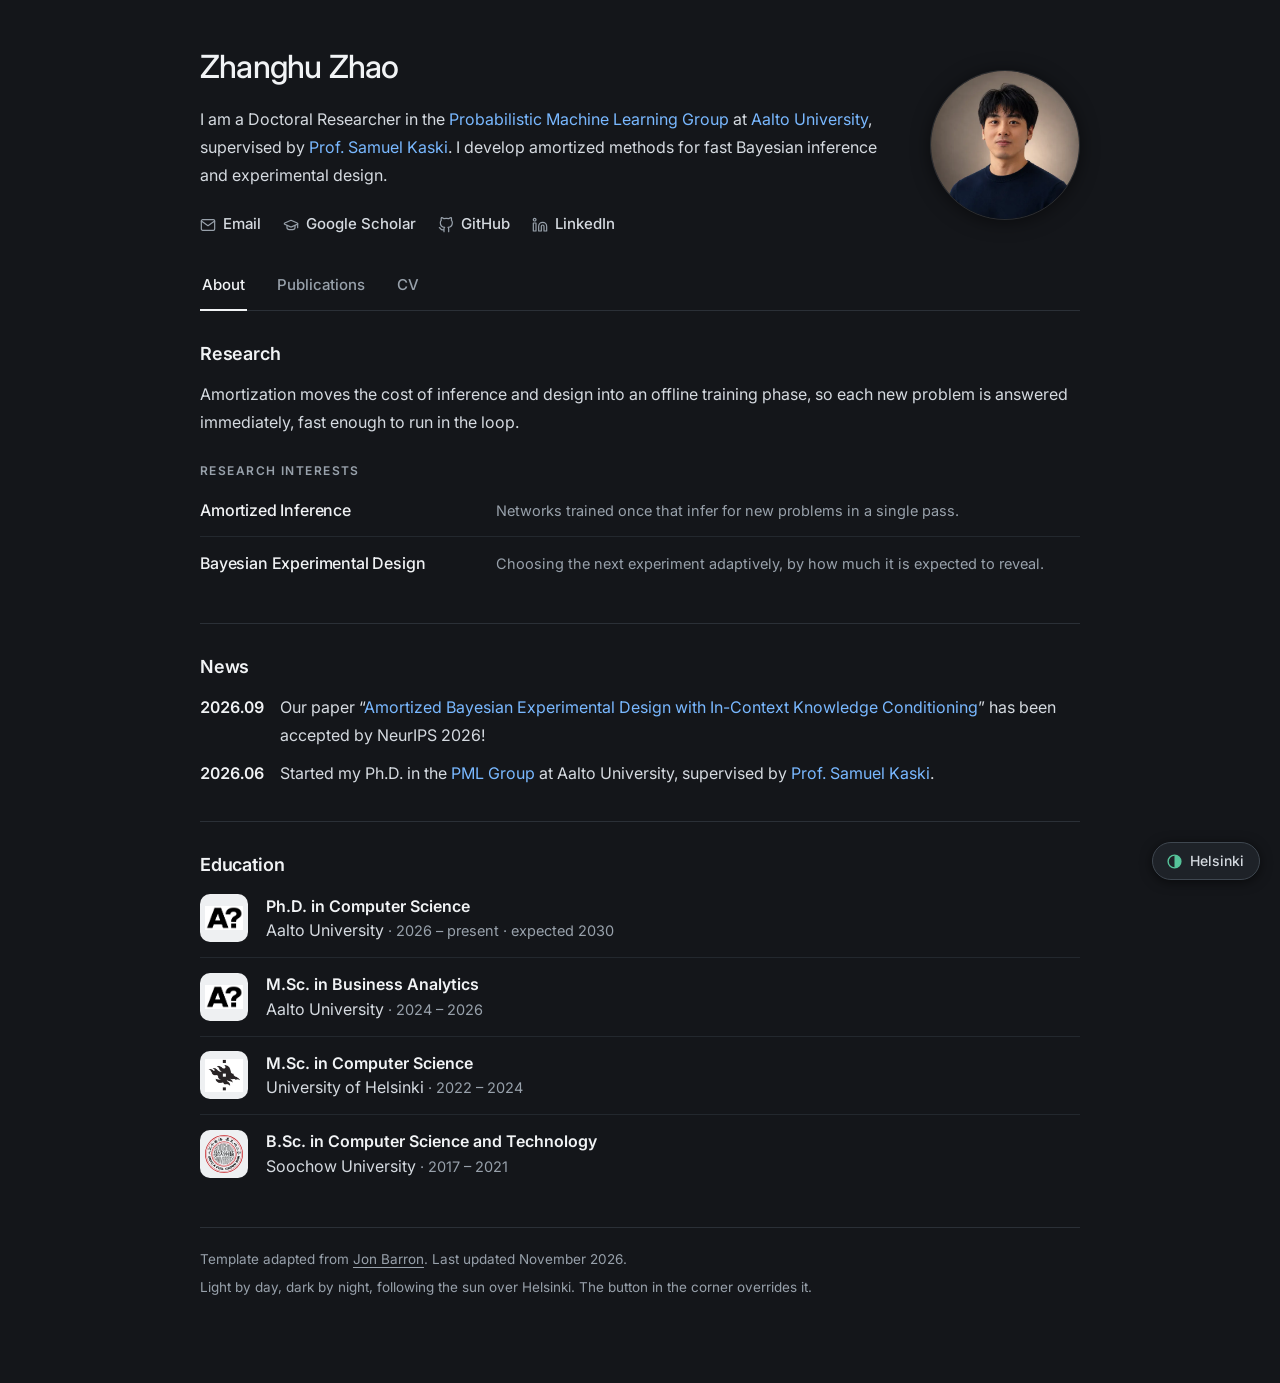
<file: index.html>
<!doctype html>
<html lang="en">
  <head>
    <meta charset="utf-8" />
    <meta name="viewport" content="width=device-width, initial-scale=1" />

    <title>Zhanghu Zhao</title>
    <meta name="author" content="Zhanghu Zhao" />
    <meta
      name="description"
      content="Zhanghu Zhao — Doctoral Researcher in the Probabilistic Machine Learning Group at Aalto University. Amortized methods for fast Bayesian inference and experimental design."
    />

    <!-- Canonical URL -->
    <link rel="canonical" href="https://zhanghu-zhao.com/" />

    <!-- Open Graph (link previews on LinkedIn, Slack, etc.) -->
    <meta property="og:type" content="profile" />
    <meta property="og:title" content="Zhanghu Zhao" />
    <meta
      property="og:description"
      content="Doctoral Researcher in the Probabilistic Machine Learning Group at Aalto University. Amortized methods for fast Bayesian inference and experimental design."
    />
    <meta property="og:url" content="https://zhanghu-zhao.com/" />
    <meta
      property="og:image"
      content="https://zhanghu-zhao.com/images/ZhanghuZhao-sm.jpg"
    />

    <!-- Twitter / X card -->
    <meta name="twitter:card" content="summary" />
    <meta name="twitter:title" content="Zhanghu Zhao" />
    <meta
      name="twitter:description"
      content="Doctoral Researcher at Aalto University — amortized methods for fast Bayesian inference and experimental design."
    />
    <meta
      name="twitter:image"
      content="https://zhanghu-zhao.com/images/ZhanghuZhao-sm.jpg"
    />

    <!-- Favicons -->
    <link
      rel="icon"
      type="image/png"
      sizes="32x32"
      href="images/favicon/favicon-32x32.png"
    />
    <link
      rel="icon"
      type="image/png"
      sizes="16x16"
      href="images/favicon/favicon-16x16.png"
    />
    <link rel="shortcut icon" href="images/favicon/favicon.ico" />
    <link
      rel="apple-touch-icon"
      sizes="180x180"
      href="images/favicon/apple-touch-icon.png"
    />
    <link rel="manifest" href="site.webmanifest" />

    <!-- Fonts -->
    <link rel="preconnect" href="https://fonts.googleapis.com" />
    <link rel="preconnect" href="https://fonts.gstatic.com" crossorigin />
    <link
      href="https://fonts.googleapis.com/css2?family=Inter:wght@400;500;600;700&display=swap"
      rel="stylesheet"
    />

    <link rel="stylesheet" type="text/css" href="stylesheet.css?v=17" />

    <!-- Theme: set before first paint by theme.js, so no flash of the
         wrong scheme. Light by day, dark by night, following Helsinki. -->
    <meta name="theme-color" content="#ffffff" />
    <script src="theme.js?v=2"></script>

    <!-- Structured data: Person (ties profiles to one entity for name queries) -->
    <script type="application/ld+json">
      {
        "@context": "https://schema.org",
        "@type": "Person",
        "name": "Zhanghu Zhao",
        "url": "https://zhanghu-zhao.com/",
        "image": "https://zhanghu-zhao.com/images/ZhanghuZhao-sm.jpg",
        "email": "mailto:zhanghu.zhao@aalto.fi",
        "jobTitle": "Doctoral Researcher",
        "affiliation": {
          "@type": "Organization",
          "name": "Probabilistic Machine Learning Group, Aalto University",
          "url": "https://research.cs.aalto.fi/pml/"
        },
        "alumniOf": [
          { "@type": "CollegeOrUniversity", "name": "Aalto University" },
          { "@type": "CollegeOrUniversity", "name": "University of Helsinki" },
          { "@type": "CollegeOrUniversity", "name": "Soochow University" }
        ],
        "knowsAbout": [
          "Amortized Inference",
          "Bayesian Experimental Design",
          "Probabilistic Machine Learning"
        ],
        "sameAs": [
          "https://scholar.google.com/citations?user=dwAnNTwAAAAJ",
          "https://github.com/DralnMatthew",
          "https://www.linkedin.com/in/zhanghu-zhao-711106232/"
        ]
      }
    </script>
  </head>

  <body>
    <a class="skip-link" href="#main">Skip to main content</a>

    <div class="wrap">
      <!-- On phones the header becomes a grid: the photo sits beside the
           name, and the paragraph and links take the full width below.
           The wrapper div is `display: contents` there, so keep the name,
           paragraph and nav as its only children. -->
      <header class="intro">
        <div class="intro-text">
          <h1 class="name">Zhanghu Zhao</h1>
          <p class="intro-lede">
            I am a Doctoral Researcher in the
            <a href="https://research.cs.aalto.fi/pml/"
              >Probabilistic Machine Learning Group</a
            >
            at <a href="https://www.aalto.fi/en">Aalto University</a>,
            supervised by
            <a href="https://www.aalto.fi/en/people/samuel-kaski"
              >Prof. Samuel Kaski</a
            >. I develop amortized methods for fast Bayesian inference and
            experimental design.
          </p>

          <nav class="intro-nav" aria-label="Contact and profiles">
            <ul class="links">
              <li>
                <a href="mailto:zhanghu.zhao@aalto.fi">
                  <svg viewBox="0 0 24 24" fill="none" stroke="currentColor" stroke-width="1.8" stroke-linecap="round" stroke-linejoin="round" aria-hidden="true"><path d="M4 4h16c1.1 0 2 .9 2 2v12c0 1.1-.9 2-2 2H4c-1.1 0-2-.9-2-2V6c0-1.1.9-2 2-2z" /><path d="m22 6-10 7L2 6" /></svg>
                  Email
                </a>
              </li>
              <li>
                <a href="https://scholar.google.com/citations?user=dwAnNTwAAAAJ">
                  <svg viewBox="0 0 24 24" fill="none" stroke="currentColor" stroke-width="1.8" stroke-linecap="round" stroke-linejoin="round" aria-hidden="true"><path d="M21.42 10.92a1 1 0 0 0-.02-1.84L12.83 5.18a2 2 0 0 0-1.66 0L2.6 9.08a1 1 0 0 0 0 1.83l8.57 3.91a2 2 0 0 0 1.66 0z" /><path d="M22 10v6" /><path d="M6 12.5V16a6 3 0 0 0 12 0v-3.5" /></svg>
                  Google Scholar
                </a>
              </li>
              <li>
                <a href="https://github.com/DralnMatthew/">
                  <svg viewBox="0 0 24 24" fill="none" stroke="currentColor" stroke-width="1.8" stroke-linecap="round" stroke-linejoin="round" aria-hidden="true"><path d="M9 19c-5 1.5-5-2.5-7-3m14 6v-3.87a3.37 3.37 0 0 0-.94-2.61c3.14-.35 6.44-1.54 6.44-7A5.44 5.44 0 0 0 20 4.77 5.07 5.07 0 0 0 19.91 1S18.73.65 16 2.48a13.38 13.38 0 0 0-7 0C6.27.65 5.09 1 5.09 1A5.07 5.07 0 0 0 5 4.77a5.44 5.44 0 0 0-1.5 3.78c0 5.42 3.3 6.61 6.44 7A3.37 3.37 0 0 0 9 18.13V22" /></svg>
                  GitHub
                </a>
              </li>
              <li>
                <a href="https://www.linkedin.com/in/zhanghu-zhao-711106232/">
                  <svg viewBox="0 0 24 24" fill="none" stroke="currentColor" stroke-width="1.8" stroke-linecap="round" stroke-linejoin="round" aria-hidden="true"><path d="M16 8a6 6 0 0 1 6 6v7h-4v-7a2 2 0 0 0-2-2 2 2 0 0 0-2 2v7h-4v-7a6 6 0 0 1 6-6z" /><rect x="2" y="9" width="4" height="12" /><circle cx="4" cy="4" r="2" /></svg>
                  LinkedIn
                </a>
              </li>
            </ul>
          </nav>
        </div>

        <div class="intro-photo">
          <picture>
            <source srcset="images/ZhanghuZhao-sm.webp" type="image/webp" />
            <img
              src="images/ZhanghuZhao-sm.jpg"
              width="512"
              height="512"
              alt="Photo of Zhanghu Zhao"
              fetchpriority="high"
            />
          </picture>
        </div>
      </header>

      <!-- Everything under the header: the tabs, the page itself and the
           footer. The Publications and CV tabs link to #content, so a click
           opens that page scrolled down to the tabs, with the header out of
           view; About opens the homepage at the top. -->
      <div class="page-body" id="content">
        <!-- Page tabs. Every tab is a link to a page; the current page's
             tab carries aria-current="page". The header above and this
             strip are the same in index.html, publications/index.html and
             cv/index.html: a change to either goes in all three. -->
        <nav class="tabs" aria-label="Pages">
          <a href="./" aria-current="page">About</a>
          <a href="publications/#content">Publications</a>
          <a href="cv/#content">CV</a>
        </nav>

        <main id="main">
          <section aria-labelledby="research-h">
            <h2 id="research-h">Research</h2>
            <p>
              Amortization moves the cost of inference and design into an
              offline training phase, so each new problem is answered
              immediately, fast enough to run in the loop.
            </p>
            <h3 class="eyebrow" id="interests-h">Research interests</h3>
            <dl class="interests" aria-labelledby="interests-h">
              <div class="interest">
                <dt>Amortized Inference</dt>
                <dd>
                  Networks trained once that infer for new problems in a single
                  pass.
                </dd>
              </div>
              <div class="interest">
                <dt>Bayesian Experimental Design</dt>
                <dd>
                  Choosing the next experiment adaptively, by how much it is
                  expected to reveal.
                </dd>
              </div>
            </dl>
          </section>

          <section aria-labelledby="news-h">
            <h2 id="news-h">News</h2>
            <ul class="news-list">
              <li>
                <span class="news-date">2026.09</span>
                <span class="news-text"
                  >Our paper &ldquo;<a href="imbue/"
                    >Amortized Bayesian Experimental Design with In-Context
                    Knowledge Conditioning</a
                  >&rdquo; has been accepted by NeurIPS 2026!</span
                >
              </li>
              <li>
                <span class="news-date">2026.06</span>
                <span class="news-text"
                  >Started my Ph.D. in the
                  <a href="https://research.cs.aalto.fi/pml/">PML Group</a> at
                  Aalto University, supervised by
                  <a href="https://www.aalto.fi/en/people/samuel-kaski"
                    >Prof. Samuel Kaski</a
                  >.</span
                >
              </li>
              <!-- Add new items here as they happen (talks, preprints, awards).
                   Keep the two spans: date, then text. Link a paper to its
                   project page if it has one (e.g. href="imbue/"), otherwise
                   to its entry on the Publications page with
                   href="publications/#its-id". -->
            </ul>
          </section>

          <section aria-labelledby="education-h">
            <h2 id="education-h">Education</h2>
            <ul class="education-list">
              <li class="education-item">
                <div class="education-logo">
                  <img
                    src="logos/aalto-sm.png"
                    alt="Aalto University"
                    loading="lazy"
                    decoding="async"
                  />
                </div>
                <div class="education-content">
                  <span class="degree">Ph.D. in Computer Science</span><br />
                  <span class="school">Aalto University</span>
                  <span class="meta">· 2026 – present · expected 2030</span>
                </div>
              </li>

              <li class="education-item">
                <div class="education-logo">
                  <img
                    src="logos/aalto-sm.png"
                    alt="Aalto University"
                    loading="lazy"
                    decoding="async"
                  />
                </div>
                <div class="education-content">
                  <span class="degree">M.Sc. in Business Analytics</span><br />
                  <span class="school">Aalto University</span>
                  <span class="meta">· 2024 – 2026</span>
                </div>
              </li>

              <li class="education-item">
                <div class="education-logo">
                  <img
                    src="logos/uh-sm.png"
                    alt="University of Helsinki"
                    loading="lazy"
                    decoding="async"
                  />
                </div>
                <div class="education-content">
                  <span class="degree">M.Sc. in Computer Science</span><br />
                  <span class="school">University of Helsinki</span>
                  <span class="meta">· 2022 – 2024</span>
                </div>
              </li>

              <li class="education-item">
                <div class="education-logo">
                  <img
                    src="logos/soochow-university-logo.svg"
                    alt="Soochow University"
                    loading="lazy"
                    decoding="async"
                  />
                </div>
                <div class="education-content">
                  <span class="degree"
                    >B.Sc. in Computer Science and Technology</span
                  ><br />
                  <span class="school">Soochow University</span>
                  <span class="meta">· 2017 – 2021</span>
                </div>
              </li>
            </ul>
          </section>
        </main>

        <footer class="site-footer">
          <p>
            Template adapted from
            <a href="https://jonbarron.info/">Jon Barron</a>. Last updated
            November 2026.
          </p>
          <p class="theme-note">
            Light by day, dark by night, following the sun over Helsinki. The
            button in the corner overrides it.
          </p>
        </footer>
      </div>
    </div>

    <div class="theme-dock">
      <button type="button" class="theme-toggle">
        <svg class="i-auto" viewBox="0 0 24 24" width="17" height="17" fill="none" stroke="currentColor" stroke-width="2" aria-hidden="true">
          <circle cx="12" cy="12" r="9" />
          <path d="M12 3a9 9 0 0 1 0 18z" fill="currentColor" stroke="none" />
        </svg>
        <span class="label i-auto">Helsinki</span>
        <svg class="i-light" viewBox="0 0 24 24" width="17" height="17" fill="none" stroke="currentColor" stroke-width="2" stroke-linecap="round" aria-hidden="true">
          <circle cx="12" cy="12" r="4.5" />
          <path d="M12 1.8v2.4M12 19.8v2.4M4.6 4.6l1.7 1.7M17.7 17.7l1.7 1.7M1.8 12h2.4M19.8 12h2.4M4.6 19.4l1.7-1.7M17.7 6.3l1.7-1.7" />
        </svg>
        <span class="label i-light">Light</span>
        <svg class="i-dark" viewBox="0 0 24 24" width="17" height="17" fill="none" stroke="currentColor" stroke-width="2" stroke-linecap="round" stroke-linejoin="round" aria-hidden="true">
          <path d="M20.5 14.6A8.5 8.5 0 1 1 9.4 3.5a6.6 6.6 0 0 0 11.1 11.1z" />
        </svg>
        <span class="label i-dark">Dark</span>
      </button>
    </div>
  </body>
</html>
</file>
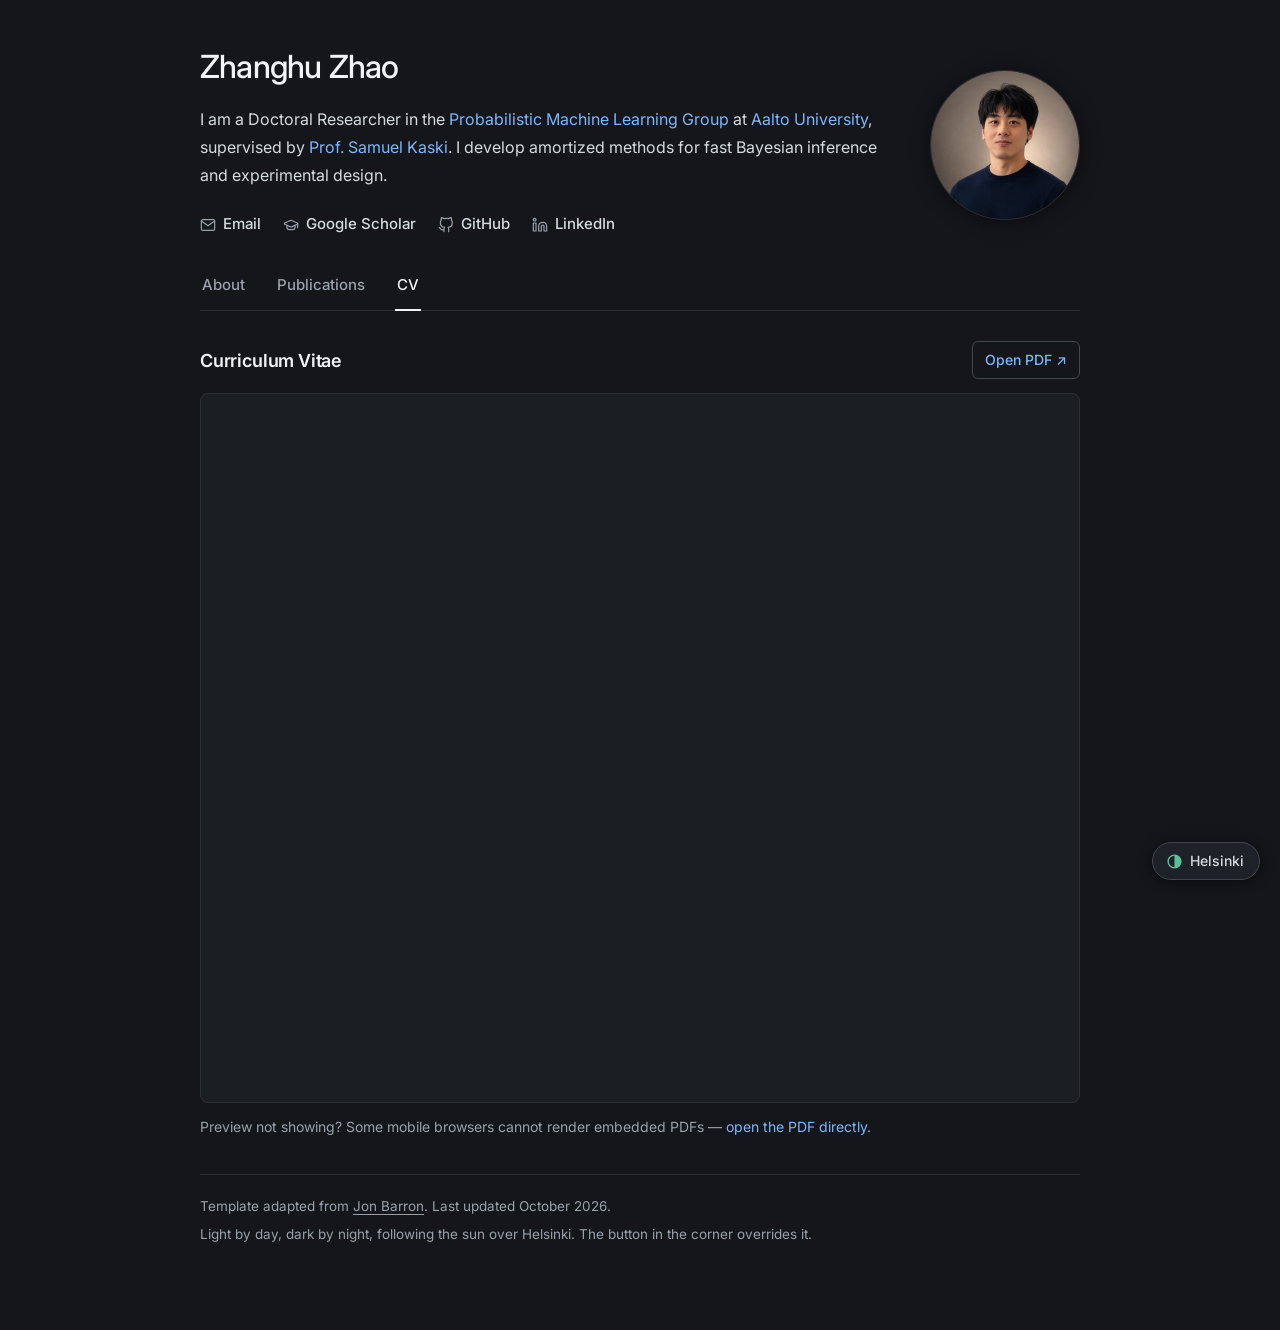
<file: cv/index.html>
<!doctype html>
<html lang="en">
  <head>
    <meta charset="utf-8" />
    <meta name="viewport" content="width=device-width, initial-scale=1" />

    <title>CV — Zhanghu Zhao</title>
    <meta name="author" content="Zhanghu Zhao" />
    <meta
      name="description"
      content="Curriculum Vitae of Zhanghu Zhao — Doctoral Researcher in the Probabilistic Machine Learning Group at Aalto University."
    />

    <link rel="canonical" href="https://zhanghu-zhao.com/cv/" />

    <meta property="og:type" content="profile" />
    <meta property="og:title" content="CV — Zhanghu Zhao" />
    <meta
      property="og:description"
      content="Curriculum Vitae of Zhanghu Zhao — Doctoral Researcher at Aalto University."
    />
    <meta property="og:url" content="https://zhanghu-zhao.com/cv/" />
    <meta
      property="og:image"
      content="https://zhanghu-zhao.com/images/ZhanghuZhao-sm.jpg"
    />

    <meta name="twitter:card" content="summary" />
    <meta name="twitter:title" content="CV — Zhanghu Zhao" />
    <meta
      name="twitter:description"
      content="Curriculum Vitae of Zhanghu Zhao — Doctoral Researcher at Aalto University."
    />
    <meta
      name="twitter:image"
      content="https://zhanghu-zhao.com/images/ZhanghuZhao-sm.jpg"
    />

    <!-- Favicons -->
    <link
      rel="icon"
      type="image/png"
      sizes="32x32"
      href="../images/favicon/favicon-32x32.png"
    />
    <link
      rel="icon"
      type="image/png"
      sizes="16x16"
      href="../images/favicon/favicon-16x16.png"
    />
    <link rel="shortcut icon" href="../images/favicon/favicon.ico" />
    <link
      rel="apple-touch-icon"
      sizes="180x180"
      href="../images/favicon/apple-touch-icon.png"
    />
    <link rel="manifest" href="../site.webmanifest" />

    <!-- Fonts -->
    <link rel="preconnect" href="https://fonts.googleapis.com" />
    <link rel="preconnect" href="https://fonts.gstatic.com" crossorigin />
    <link
      href="https://fonts.googleapis.com/css2?family=Inter:wght@400;500;600;700&display=swap"
      rel="stylesheet"
    />

    <link rel="stylesheet" type="text/css" href="../stylesheet.css?v=17" />

    <!-- Theme: set before first paint by theme.js, so no flash of the
         wrong scheme. Light by day, dark by night, following Helsinki. -->
    <meta name="theme-color" content="#ffffff" />
    <script src="../theme.js?v=2"></script>
  </head>

  <body>
    <a class="skip-link" href="#main">Skip to main content</a>

    <div class="wrap">
      <!-- The header is a copy of the one in index.html (image paths aside);
           keep the two in step. -->
      <header class="intro">
        <div class="intro-text">
          <h1 class="name">Zhanghu Zhao</h1>
          <p class="intro-lede">
            I am a Doctoral Researcher in the
            <a href="https://research.cs.aalto.fi/pml/"
              >Probabilistic Machine Learning Group</a
            >
            at <a href="https://www.aalto.fi/en">Aalto University</a>,
            supervised by
            <a href="https://www.aalto.fi/en/people/samuel-kaski"
              >Prof. Samuel Kaski</a
            >. I develop amortized methods for fast Bayesian inference and
            experimental design.
          </p>

          <nav class="intro-nav" aria-label="Contact and profiles">
            <ul class="links">
              <li>
                <a href="mailto:zhanghu.zhao@aalto.fi">
                  <svg viewBox="0 0 24 24" fill="none" stroke="currentColor" stroke-width="1.8" stroke-linecap="round" stroke-linejoin="round" aria-hidden="true"><path d="M4 4h16c1.1 0 2 .9 2 2v12c0 1.1-.9 2-2 2H4c-1.1 0-2-.9-2-2V6c0-1.1.9-2 2-2z" /><path d="m22 6-10 7L2 6" /></svg>
                  Email
                </a>
              </li>
              <li>
                <a href="https://scholar.google.com/citations?user=dwAnNTwAAAAJ">
                  <svg viewBox="0 0 24 24" fill="none" stroke="currentColor" stroke-width="1.8" stroke-linecap="round" stroke-linejoin="round" aria-hidden="true"><path d="M21.42 10.92a1 1 0 0 0-.02-1.84L12.83 5.18a2 2 0 0 0-1.66 0L2.6 9.08a1 1 0 0 0 0 1.83l8.57 3.91a2 2 0 0 0 1.66 0z" /><path d="M22 10v6" /><path d="M6 12.5V16a6 3 0 0 0 12 0v-3.5" /></svg>
                  Google Scholar
                </a>
              </li>
              <li>
                <a href="https://github.com/DralnMatthew/">
                  <svg viewBox="0 0 24 24" fill="none" stroke="currentColor" stroke-width="1.8" stroke-linecap="round" stroke-linejoin="round" aria-hidden="true"><path d="M9 19c-5 1.5-5-2.5-7-3m14 6v-3.87a3.37 3.37 0 0 0-.94-2.61c3.14-.35 6.44-1.54 6.44-7A5.44 5.44 0 0 0 20 4.77 5.07 5.07 0 0 0 19.91 1S18.73.65 16 2.48a13.38 13.38 0 0 0-7 0C6.27.65 5.09 1 5.09 1A5.07 5.07 0 0 0 5 4.77a5.44 5.44 0 0 0-1.5 3.78c0 5.42 3.3 6.61 6.44 7A3.37 3.37 0 0 0 9 18.13V22" /></svg>
                  GitHub
                </a>
              </li>
              <li>
                <a href="https://www.linkedin.com/in/zhanghu-zhao-711106232/">
                  <svg viewBox="0 0 24 24" fill="none" stroke="currentColor" stroke-width="1.8" stroke-linecap="round" stroke-linejoin="round" aria-hidden="true"><path d="M16 8a6 6 0 0 1 6 6v7h-4v-7a2 2 0 0 0-2-2 2 2 0 0 0-2 2v7h-4v-7a6 6 0 0 1 6-6z" /><rect x="2" y="9" width="4" height="12" /><circle cx="4" cy="4" r="2" /></svg>
                  LinkedIn
                </a>
              </li>
            </ul>
          </nav>
        </div>

        <div class="intro-photo">
          <picture>
            <source srcset="../images/ZhanghuZhao-sm.webp" type="image/webp" />
            <img
              src="../images/ZhanghuZhao-sm.jpg"
              width="512"
              height="512"
              alt="Photo of Zhanghu Zhao"
              fetchpriority="high"
            />
          </picture>
        </div>
      </header>

      <!-- Everything under the header: the tabs, the page itself and the
           footer. The Publications and CV tabs link to #content, so a click
           opens that page scrolled down to the tabs, with the header out of
           view; About opens the homepage at the top. -->
      <div class="page-body" id="content">
        <!-- Page tabs. Every tab is a link to a page; the current page's
             tab carries aria-current="page". The header above and this
             strip are the same in index.html, publications/index.html and
             cv/index.html: a change to either goes in all three. -->
        <nav class="tabs" aria-label="Pages">
          <a href="../">About</a>
          <a href="../publications/#content">Publications</a>
          <a href="./#content" aria-current="page">CV</a>
        </nav>

        <main id="main">
          <section aria-labelledby="cv-h">
            <div class="section-head">
              <h2 id="cv-h">Curriculum Vitae</h2>
              <a
                class="section-action"
                href="../data/Zhanghu_Zhao_CV_PHD.pdf"
                target="_blank"
                rel="noopener"
                >Open PDF &#8599;</a
              >
            </div>

            <!-- The zoom and page controls come from the browser's built-in
                 PDF viewer inside the iframe. -->
            <iframe
              id="cv"
              class="cv-viewer"
              src="../data/Zhanghu_Zhao_CV_PHD.pdf#view=FitH"
              title="Curriculum Vitae of Zhanghu Zhao (PDF)"
            ></iframe>

            <p class="cv-fallback">
              Preview not showing? Some mobile browsers cannot render embedded
              PDFs —
              <a
                href="../data/Zhanghu_Zhao_CV_PHD.pdf"
                target="_blank"
                rel="noopener"
                >open the PDF directly</a
              >.
            </p>
          </section>
        </main>

        <footer class="site-footer">
          <p>
            Template adapted from
            <a href="https://jonbarron.info/">Jon Barron</a>. Last updated
            October 2026.
          </p>
          <p class="theme-note">
            Light by day, dark by night, following the sun over Helsinki. The
            button in the corner overrides it.
          </p>
        </footer>
      </div>
    </div>

    <div class="theme-dock">
      <button type="button" class="theme-toggle">
        <svg class="i-auto" viewBox="0 0 24 24" width="17" height="17" fill="none" stroke="currentColor" stroke-width="2" aria-hidden="true">
          <circle cx="12" cy="12" r="9" />
          <path d="M12 3a9 9 0 0 1 0 18z" fill="currentColor" stroke="none" />
        </svg>
        <span class="label i-auto">Helsinki</span>
        <svg class="i-light" viewBox="0 0 24 24" width="17" height="17" fill="none" stroke="currentColor" stroke-width="2" stroke-linecap="round" aria-hidden="true">
          <circle cx="12" cy="12" r="4.5" />
          <path d="M12 1.8v2.4M12 19.8v2.4M4.6 4.6l1.7 1.7M17.7 17.7l1.7 1.7M1.8 12h2.4M19.8 12h2.4M4.6 19.4l1.7-1.7M17.7 6.3l1.7-1.7" />
        </svg>
        <span class="label i-light">Light</span>
        <svg class="i-dark" viewBox="0 0 24 24" width="17" height="17" fill="none" stroke="currentColor" stroke-width="2" stroke-linecap="round" stroke-linejoin="round" aria-hidden="true">
          <path d="M20.5 14.6A8.5 8.5 0 1 1 9.4 3.5a6.6 6.6 0 0 0 11.1 11.1z" />
        </svg>
        <span class="label i-dark">Dark</span>
      </button>
    </div>
  </body>
</html>
</file>
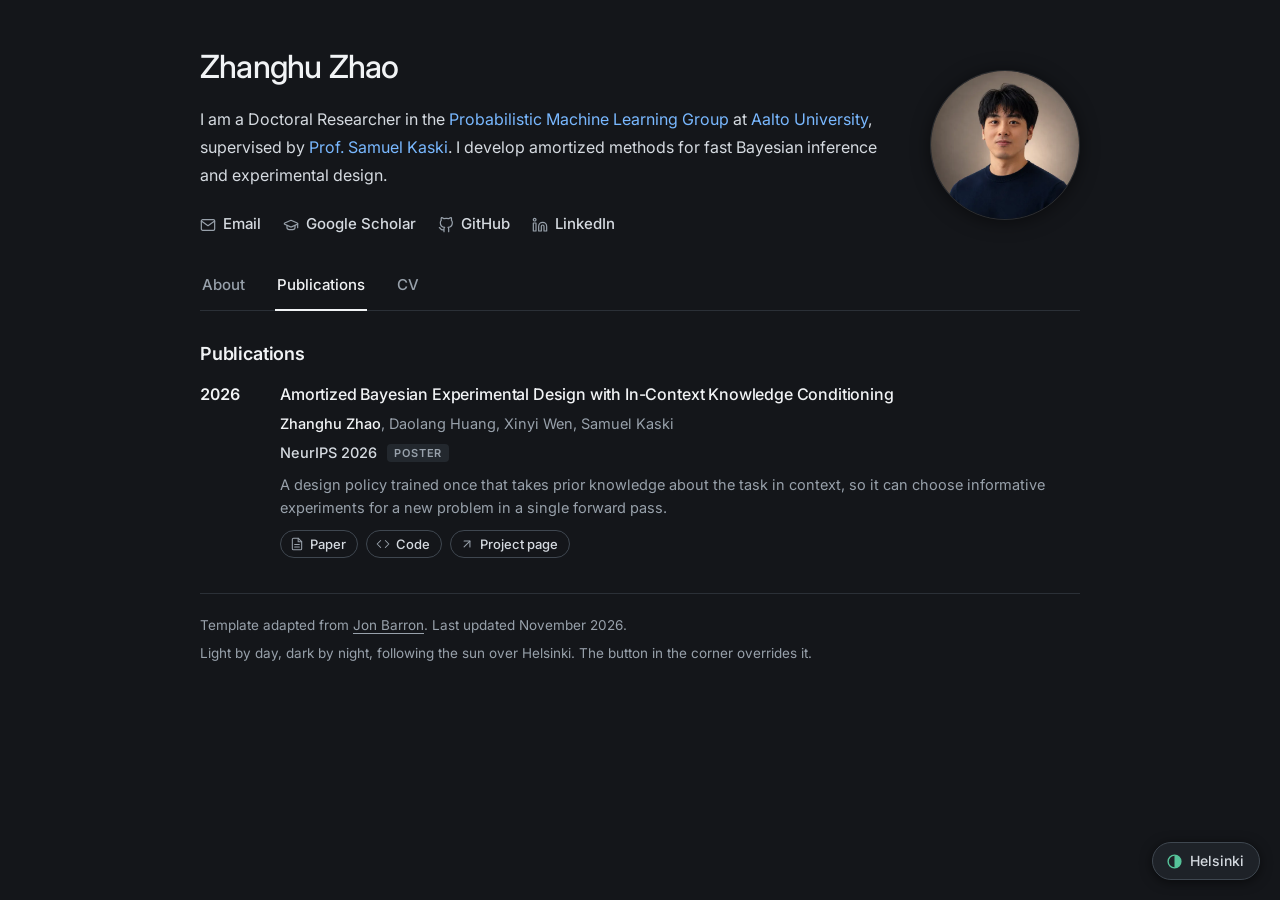
<file: publications/index.html>
<!doctype html>
<html lang="en">
  <head>
    <meta charset="utf-8" />
    <meta name="viewport" content="width=device-width, initial-scale=1" />

    <title>Publications — Zhanghu Zhao</title>
    <meta name="author" content="Zhanghu Zhao" />
    <meta
      name="description"
      content="Publications of Zhanghu Zhao — Doctoral Researcher in the Probabilistic Machine Learning Group at Aalto University. Amortized methods for fast Bayesian inference and experimental design."
    />

    <link rel="canonical" href="https://zhanghu-zhao.com/publications/" />

    <meta property="og:type" content="website" />
    <meta property="og:title" content="Publications — Zhanghu Zhao" />
    <meta
      property="og:description"
      content="Publications of Zhanghu Zhao — Doctoral Researcher at Aalto University."
    />
    <meta property="og:url" content="https://zhanghu-zhao.com/publications/" />
    <meta
      property="og:image"
      content="https://zhanghu-zhao.com/images/ZhanghuZhao-sm.jpg"
    />

    <meta name="twitter:card" content="summary" />
    <meta name="twitter:title" content="Publications — Zhanghu Zhao" />
    <meta
      name="twitter:description"
      content="Publications of Zhanghu Zhao — Doctoral Researcher at Aalto University."
    />
    <meta
      name="twitter:image"
      content="https://zhanghu-zhao.com/images/ZhanghuZhao-sm.jpg"
    />

    <!-- Favicons -->
    <link
      rel="icon"
      type="image/png"
      sizes="32x32"
      href="../images/favicon/favicon-32x32.png"
    />
    <link
      rel="icon"
      type="image/png"
      sizes="16x16"
      href="../images/favicon/favicon-16x16.png"
    />
    <link rel="shortcut icon" href="../images/favicon/favicon.ico" />
    <link
      rel="apple-touch-icon"
      sizes="180x180"
      href="../images/favicon/apple-touch-icon.png"
    />
    <link rel="manifest" href="../site.webmanifest" />

    <!-- Fonts -->
    <link rel="preconnect" href="https://fonts.googleapis.com" />
    <link rel="preconnect" href="https://fonts.gstatic.com" crossorigin />
    <link
      href="https://fonts.googleapis.com/css2?family=Inter:wght@400;500;600;700&display=swap"
      rel="stylesheet"
    />

    <link rel="stylesheet" type="text/css" href="../stylesheet.css?v=17" />

    <!-- Theme: set before first paint by theme.js, so no flash of the
         wrong scheme. Light by day, dark by night, following Helsinki. -->
    <meta name="theme-color" content="#ffffff" />
    <script src="../theme.js?v=2"></script>
  </head>

  <body>
    <a class="skip-link" href="#main">Skip to main content</a>

    <div class="wrap">
      <!-- The header is a copy of the one in index.html (image paths aside);
           keep the two in step. -->
      <header class="intro">
        <div class="intro-text">
          <h1 class="name">Zhanghu Zhao</h1>
          <p class="intro-lede">
            I am a Doctoral Researcher in the
            <a href="https://research.cs.aalto.fi/pml/"
              >Probabilistic Machine Learning Group</a
            >
            at <a href="https://www.aalto.fi/en">Aalto University</a>,
            supervised by
            <a href="https://www.aalto.fi/en/people/samuel-kaski"
              >Prof. Samuel Kaski</a
            >. I develop amortized methods for fast Bayesian inference and
            experimental design.
          </p>

          <nav class="intro-nav" aria-label="Contact and profiles">
            <ul class="links">
              <li>
                <a href="mailto:zhanghu.zhao@aalto.fi">
                  <svg viewBox="0 0 24 24" fill="none" stroke="currentColor" stroke-width="1.8" stroke-linecap="round" stroke-linejoin="round" aria-hidden="true"><path d="M4 4h16c1.1 0 2 .9 2 2v12c0 1.1-.9 2-2 2H4c-1.1 0-2-.9-2-2V6c0-1.1.9-2 2-2z" /><path d="m22 6-10 7L2 6" /></svg>
                  Email
                </a>
              </li>
              <li>
                <a href="https://scholar.google.com/citations?user=dwAnNTwAAAAJ">
                  <svg viewBox="0 0 24 24" fill="none" stroke="currentColor" stroke-width="1.8" stroke-linecap="round" stroke-linejoin="round" aria-hidden="true"><path d="M21.42 10.92a1 1 0 0 0-.02-1.84L12.83 5.18a2 2 0 0 0-1.66 0L2.6 9.08a1 1 0 0 0 0 1.83l8.57 3.91a2 2 0 0 0 1.66 0z" /><path d="M22 10v6" /><path d="M6 12.5V16a6 3 0 0 0 12 0v-3.5" /></svg>
                  Google Scholar
                </a>
              </li>
              <li>
                <a href="https://github.com/DralnMatthew/">
                  <svg viewBox="0 0 24 24" fill="none" stroke="currentColor" stroke-width="1.8" stroke-linecap="round" stroke-linejoin="round" aria-hidden="true"><path d="M9 19c-5 1.5-5-2.5-7-3m14 6v-3.87a3.37 3.37 0 0 0-.94-2.61c3.14-.35 6.44-1.54 6.44-7A5.44 5.44 0 0 0 20 4.77 5.07 5.07 0 0 0 19.91 1S18.73.65 16 2.48a13.38 13.38 0 0 0-7 0C6.27.65 5.09 1 5.09 1A5.07 5.07 0 0 0 5 4.77a5.44 5.44 0 0 0-1.5 3.78c0 5.42 3.3 6.61 6.44 7A3.37 3.37 0 0 0 9 18.13V22" /></svg>
                  GitHub
                </a>
              </li>
              <li>
                <a href="https://www.linkedin.com/in/zhanghu-zhao-711106232/">
                  <svg viewBox="0 0 24 24" fill="none" stroke="currentColor" stroke-width="1.8" stroke-linecap="round" stroke-linejoin="round" aria-hidden="true"><path d="M16 8a6 6 0 0 1 6 6v7h-4v-7a2 2 0 0 0-2-2 2 2 0 0 0-2 2v7h-4v-7a6 6 0 0 1 6-6z" /><rect x="2" y="9" width="4" height="12" /><circle cx="4" cy="4" r="2" /></svg>
                  LinkedIn
                </a>
              </li>
            </ul>
          </nav>
        </div>

        <div class="intro-photo">
          <picture>
            <source srcset="../images/ZhanghuZhao-sm.webp" type="image/webp" />
            <img
              src="../images/ZhanghuZhao-sm.jpg"
              width="512"
              height="512"
              alt="Photo of Zhanghu Zhao"
              fetchpriority="high"
            />
          </picture>
        </div>
      </header>

      <!-- Everything under the header: the tabs, the page itself and the
           footer. The Publications and CV tabs link to #content, so a click
           opens that page scrolled down to the tabs, with the header out of
           view; About opens the homepage at the top. -->
      <div class="page-body" id="content">
        <!-- Page tabs. Every tab is a link to a page; the current page's
             tab carries aria-current="page". The header above and this
             strip are the same in index.html, publications/index.html and
             cv/index.html: a change to either goes in all three. -->
        <nav class="tabs" aria-label="Pages">
          <a href="../">About</a>
          <a href="./#content" aria-current="page">Publications</a>
          <a href="../cv/#content">CV</a>
        </nav>

        <main id="main">
          <section aria-labelledby="pub-h">
            <h2 id="pub-h">Publications</h2>
            <!-- Each paper: year | title / authors / venue / one-line summary /
                 link slots. The title and every link slot are <a> elements:
                 without an href they render as inert "soon" placeholders, and
                 adding an href publishes them. Delete a slot you will not use.
                 Keep the year in the venue text (e.g. "NeurIPS 2026"), because
                 the year column is hidden on phones. Give each paper an id, so
                 that a News item on the homepage can link to it with
                 href="publications/#its-id". -->
            <ul class="pub-list">
              <li class="pub" id="zhao2026amortized">
                <span class="pub-year">2026</span>
                <div class="pub-body">
                  <a class="pub-title" href="../imbue/"
                    >Amortized Bayesian Experimental Design with In-Context
                    Knowledge Conditioning</a
                  >
                  <span class="pub-authors"
                    ><strong>Zhanghu Zhao</strong>, Daolang Huang, Xinyi Wen,
                    Samuel Kaski</span
                  >
                  <span class="pub-venue"
                    >NeurIPS 2026 <span class="pub-badge">Poster</span></span
                  >
                  <p class="pub-tldr">
                    A design policy trained once that takes prior knowledge about
                    the task in context, so it can choose informative experiments
                    for a new problem in a single forward pass.
                  </p>
                  <ul class="pub-links" aria-label="Links for this paper">
                    <li>
                      <a class="pub-link" href="https://arxiv.org/pdf/2611.11512">
                        <svg viewBox="0 0 24 24" fill="none" stroke="currentColor" stroke-width="1.8" stroke-linecap="round" stroke-linejoin="round" aria-hidden="true"><path d="M14 2H6a2 2 0 0 0-2 2v16a2 2 0 0 0 2 2h12a2 2 0 0 0 2-2V8z" /><path d="M14 2v6h6" /><path d="M16 13H8" /><path d="M16 17H8" /></svg>
                        Paper
                      </a>
                    </li>
                    <li>
                      <a class="pub-link" href="https://github.com/DralnMatthew/IMBUE">
                        <svg viewBox="0 0 24 24" fill="none" stroke="currentColor" stroke-width="1.8" stroke-linecap="round" stroke-linejoin="round" aria-hidden="true"><path d="m16 18 6-6-6-6" /><path d="m8 6-6 6 6 6" /></svg>
                        Code
                      </a>
                    </li>
                    <li>
                      <a class="pub-link" href="../imbue/">
                        <svg viewBox="0 0 24 24" fill="none" stroke="currentColor" stroke-width="1.8" stroke-linecap="round" stroke-linejoin="round" aria-hidden="true"><path d="M7 17 17 7" /><path d="M7 7h10v10" /></svg>
                        Project page
                      </a>
                    </li>
                  </ul>
                </div>
              </li>
            </ul>
          </section>
        </main>

        <footer class="site-footer">
          <p>
            Template adapted from
            <a href="https://jonbarron.info/">Jon Barron</a>. Last updated
            November 2026.
          </p>
          <p class="theme-note">
            Light by day, dark by night, following the sun over Helsinki. The
            button in the corner overrides it.
          </p>
        </footer>
      </div>
    </div>

    <div class="theme-dock">
      <button type="button" class="theme-toggle">
        <svg class="i-auto" viewBox="0 0 24 24" width="17" height="17" fill="none" stroke="currentColor" stroke-width="2" aria-hidden="true">
          <circle cx="12" cy="12" r="9" />
          <path d="M12 3a9 9 0 0 1 0 18z" fill="currentColor" stroke="none" />
        </svg>
        <span class="label i-auto">Helsinki</span>
        <svg class="i-light" viewBox="0 0 24 24" width="17" height="17" fill="none" stroke="currentColor" stroke-width="2" stroke-linecap="round" aria-hidden="true">
          <circle cx="12" cy="12" r="4.5" />
          <path d="M12 1.8v2.4M12 19.8v2.4M4.6 4.6l1.7 1.7M17.7 17.7l1.7 1.7M1.8 12h2.4M19.8 12h2.4M4.6 19.4l1.7-1.7M17.7 6.3l1.7-1.7" />
        </svg>
        <span class="label i-light">Light</span>
        <svg class="i-dark" viewBox="0 0 24 24" width="17" height="17" fill="none" stroke="currentColor" stroke-width="2" stroke-linecap="round" stroke-linejoin="round" aria-hidden="true">
          <path d="M20.5 14.6A8.5 8.5 0 1 1 9.4 3.5a6.6 6.6 0 0 0 11.1 11.1z" />
        </svg>
        <span class="label i-dark">Dark</span>
      </button>
    </div>
  </body>
</html>
</file>
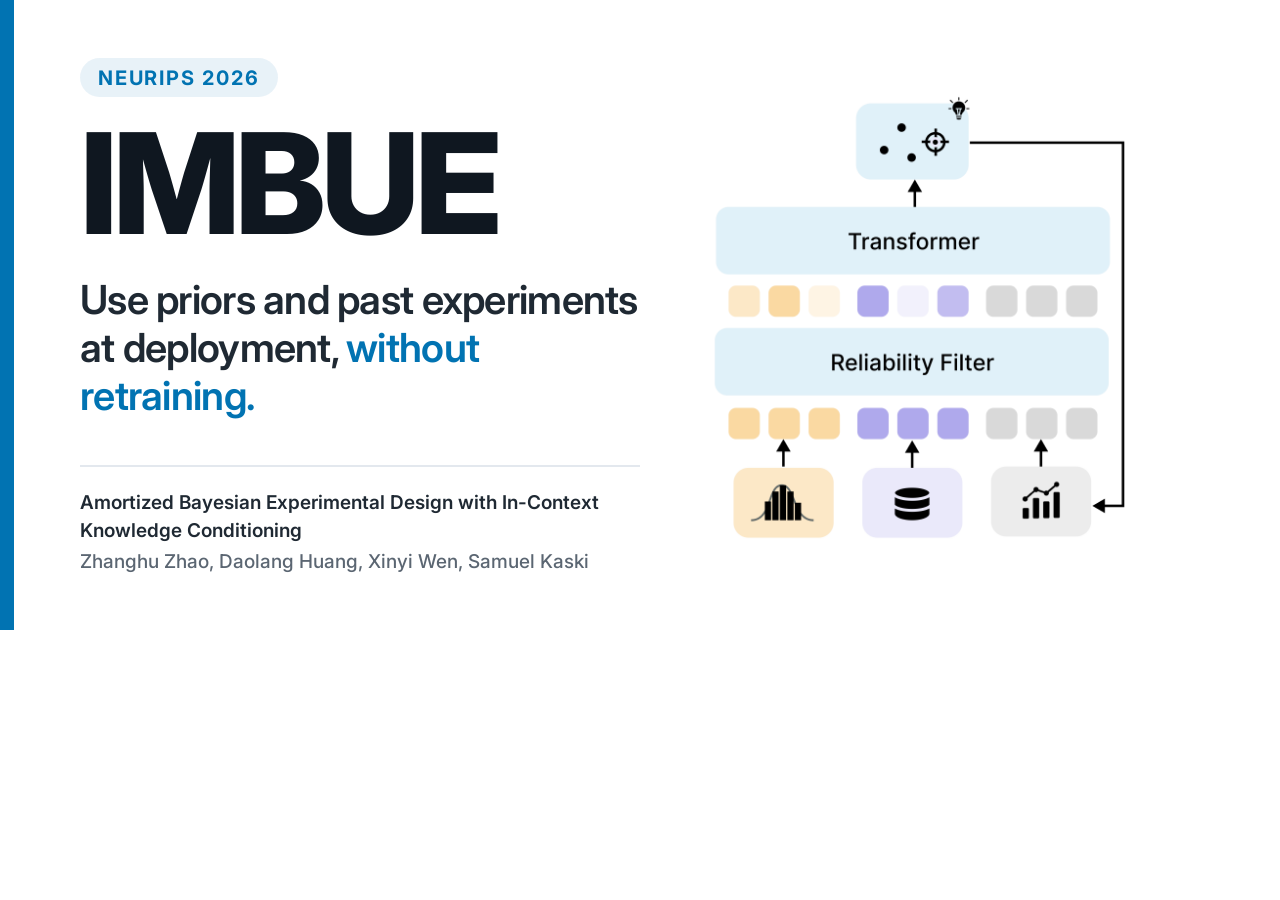
<file: imbue/_tools/social-card.html>
<!doctype html>
<!-- Source of static/images/social-card.png, the 1200 x 630 preview that
     LinkedIn, Slack, X and others show when the page is shared. Built from
     the name, the one-line claim and the IMBUE panel of the overview figure
     (card-schematic.png, from layouts.json), so it stays legible as a small
     thumbnail. Rebuild it with the Chrome command in imbue/README.md. -->
<html lang="en">
  <head>
    <meta charset="utf-8" />
    <title>IMBUE social card</title>
    <link rel="preconnect" href="https://fonts.googleapis.com" />
    <link rel="preconnect" href="https://fonts.gstatic.com" crossorigin />
    <link
      href="https://fonts.googleapis.com/css2?family=Inter:wght@500;600;700;800&display=block"
      rel="stylesheet"
    />
    <style>
      /* the page's own palette (style.css, light theme) */
      :root {
        --accent: #0173b2;
        --accent-soft: rgba(1, 115, 178, 0.09);
        --ink: #1f2933;
        --ink-strong: #0f1720;
        --muted: #5b6672;
        --rule: #e3e8ee;
      }

      html,
      body {
        width: 1200px;
        height: 630px;
        margin: 0;
        overflow: hidden;
        background: #ffffff;
      }

      body {
        color: var(--ink);
        font-family: "Inter", -apple-system, BlinkMacSystemFont, "Helvetica Neue", Arial, sans-serif;
        -webkit-font-smoothing: antialiased;
      }

      .card {
        position: relative;
        box-sizing: border-box;
        display: grid;
        grid-template-columns: minmax(0, 1fr) 440px;
        column-gap: 56px;
        width: 1200px;
        height: 630px;
        padding: 58px 64px 54px 80px;
      }

      /* a band of the accent down the left edge, so the card reads as one
         piece next to other previews */
      .card::before {
        content: "";
        position: absolute;
        top: 0;
        bottom: 0;
        left: 0;
        width: 14px;
        background: var(--accent);
      }

      .text {
        display: flex;
        flex-direction: column;
        min-width: 0;
      }

      .venue {
        align-self: flex-start;
        margin: 0;
        padding: 8px 18px 7px;
        border-radius: 999px;
        background: var(--accent-soft);
        color: var(--accent);
        font-size: 20px;
        font-weight: 700;
        line-height: 1.2;
        letter-spacing: 0.09em;
        text-transform: uppercase;
      }

      .name {
        margin: 20px 0 0;
        color: var(--ink-strong);
        font-size: 140px;
        font-weight: 800;
        line-height: 0.95;
        letter-spacing: -0.035em;
      }

      .claim {
        margin: 26px 0 0;
        color: var(--ink);
        font-size: 40px;
        font-weight: 600;
        line-height: 1.2;
        letter-spacing: -0.018em;
      }

      .claim em {
        color: var(--accent);
        font-style: normal;
      }

      .meta {
        margin: auto 0 0;
        padding-top: 22px;
        border-top: 2px solid var(--rule);
        color: var(--muted);
        font-size: 19px;
        font-weight: 500;
        line-height: 1.45;
      }

      .meta b {
        display: block;
        margin-bottom: 4px;
        color: var(--ink);
        font-weight: 600;
      }

      .schematic {
        align-self: center;
        margin: 0;
      }

      .schematic img {
        display: block;
        width: 100%;
        height: auto;
      }
    </style>
  </head>
  <body>
    <main class="card">
      <div class="text">
        <p class="venue">NeurIPS 2026</p>
        <h1 class="name">IMBUE</h1>
        <p class="claim">Use priors and past experiments at deployment, <em>without retraining.</em></p>
        <p class="meta">
          <b>Amortized Bayesian Experimental Design with In-Context Knowledge Conditioning</b>
          Zhanghu Zhao, Daolang Huang, Xinyi Wen, Samuel Kaski
        </p>
      </div>
      <figure class="schematic">
        <img
          src="card-schematic.png"
          width="900"
          height="922"
          alt="The IMBUE panel of the overview figure: prior, previous-instance and observation tokens pass a reliability filter, which fades some out, then a Transformer that proposes the next design."
        />
      </figure>
    </main>
  </body>
</html>
</file>
<file: stylesheet.css>
/* ============================================================
   Zhanghu Zhao — personal homepage
   Semantic, single-column responsive layout (no table hacks).
   ============================================================ */

/* ---------- Design tokens ----------
   Two themes over one set of names. theme.js puts data-theme on <html>
   before the first paint, following sunrise/sunset in Helsinki unless
   the reader has overridden it with the toggle. Every colour below is
   AA against its own background in both themes.

   Links are a quiet blue; the 墨绿色 is kept for small touches only
   (theme toggle, button hovers), so the page reads as ink + blue.
   ------------------------------------ */
:root {
  --font-sans: "Inter", -apple-system, BlinkMacSystemFont, "Segoe UI", Roboto,
    Helvetica, Arial, sans-serif;

  color-scheme: light;

  --link: #1565c0;        /* AA-safe blue (~5.4:1 on white) */
  --link-hover: #0d47a1;  /* the same blue, deeper, for hover */
  --accent: #2c7a59;      /* 墨绿色, darkened to pass AA (~4.7:1 on white) */

  --ink: #252d35;
  --ink-strong: #14181c;
  --muted: #626d77;
  --rule: #e1e6e8;
  --rule-soft: #eef1f3;

  --bg: #fff;
  --chip-bg: #f3f6f4;          /* button hovers */
  --btn-border: #d3d7db;
  --btn-bg: #fff;
  --btn-shadow: 0 2px 10px rgba(0, 0, 0, 0.09);
  --photo-ring: rgba(0, 0, 0, 0.06);
  --photo-shadow: 0 2px 14px rgba(0, 0, 0, 0.06);
  --viewer-bg: #f5f5f5;

  /* Reading column: about 100 characters at 16px, so the research
     glosses and news items read as lines rather than ribbons. */
  --maxw: 960px;
  --pad-x: 40px;

  /* brief wash behind a publication when a link in News jumps to it */
  --flash: rgba(21, 101, 192, 0.09);
}

:root[data-theme="dark"] {
  color-scheme: dark;

  --link: #79b8ff;        /* 8.7:1 on the dark ground */
  --link-hover: #a9d1ff;
  --accent: #56c39a;      /* 8.3:1 — the same 墨绿色, lifted */

  --ink: #d5dae0;
  --ink-strong: #f1f3f5;
  --muted: #98a1ab;
  --rule: #2b3037;
  --rule-soft: #23282e;

  --bg: #14161a;
  --chip-bg: #1b241f;
  --btn-border: #3f4750;
  --btn-bg: #1e2228;
  --btn-shadow: 0 2px 12px rgba(0, 0, 0, 0.55);
  --photo-ring: rgba(255, 255, 255, 0.1);
  --photo-shadow: 0 2px 18px rgba(0, 0, 0, 0.5);
  --viewer-bg: #1b1f24;
  --flash: rgba(121, 184, 255, 0.14);
}

/* ---------- Reset / base ---------- */
*,
*::before,
*::after {
  box-sizing: border-box;
}

html {
  -webkit-text-size-adjust: 100%;
}

body {
  margin: 0;
  color: var(--ink);
  background: var(--bg);
  transition: background-color 0.25s ease, color 0.25s ease;
  font-family: var(--font-sans);
  font-size: 16px;
  line-height: 1.75;
  -webkit-font-smoothing: antialiased;
  -moz-osx-font-smoothing: grayscale;
}

img {
  max-width: 100%;
  height: auto;
}

p {
  margin: 0 0 1em;
  overflow-wrap: anywhere; /* long links/URLs never overflow the viewport */
}

strong {
  font-weight: 600;
  color: var(--ink-strong); /* weight carries emphasis; no scattered color */
}

/* ---------- Skip link (keyboard / screen-reader) ---------- */
.skip-link {
  position: absolute;
  left: -9999px;
  top: 0;
  background: var(--ink-strong);
  color: var(--bg);
  padding: 10px 16px;
  border-radius: 0 0 6px 0;
  z-index: 10;
}
.skip-link:focus {
  left: 0;
}

/* ---------- Links ---------- */
a {
  color: var(--link);
  text-decoration: none;
  transition: color 0.15s ease;
  overflow-wrap: anywhere;
}
a:hover {
  color: var(--link-hover);
  text-decoration: underline;
  text-decoration-thickness: 1px;
  text-underline-offset: 3px;
}
a:focus-visible {
  outline: 2px solid var(--link);
  outline-offset: 3px;
  border-radius: 2px;
}

/* ---------- Layout container ---------- */
.wrap {
  max-width: var(--maxw);
  margin: 0 auto;
  padding: 48px var(--pad-x) 0;
}

/* Everything under the header: the tabs, the page itself and the footer.
   The Publications and CV tabs link to its id, #content, so a click opens
   the page scrolled down to here, the tabs --gap-above from the top of the
   screen and the header out of view. While it is the target it is at
   least a screen tall, so a short page can still scroll that far, and its
   footer then sits at the bottom of the screen. */
.page-body {
  --gap-above: 24px;
  display: flex;
  flex-direction: column;
  /* the bottom padding keeps the footer clear of the floating theme button */
  padding-bottom: 84px;
  scroll-margin-top: var(--gap-above);
}

.page-body:target {
  min-height: calc(100vh - var(--gap-above));
}

.page-body > main {
  flex: 1 0 auto; /* the footer goes to the bottom of a screen-tall block */
}

/* Sections sit between hairlines rather than under heavy headings. */
main > section {
  padding: 30px 0 34px;
  border-top: 1px solid var(--rule);
}

/* ---------- Header / intro ---------- */
.intro {
  display: flex;
  align-items: center;
  gap: 44px;
  padding-bottom: 30px;
}

.intro-text {
  flex: 1 1 auto;
  min-width: 0;
}

.intro-photo {
  flex: 0 0 auto;
  width: 150px;
  max-width: 30%;
}

.intro-photo img {
  width: 100%;
  aspect-ratio: 1 / 1;
  object-fit: cover;
  border-radius: 50%;
  border: 1px solid var(--photo-ring);
  box-shadow: var(--photo-shadow);
  display: block;
}

.name {
  font-size: clamp(26px, 1.4vw + 14px, 32px);
  font-weight: 500;
  line-height: 1.2;
  letter-spacing: -0.025em;
  color: var(--ink-strong);
  margin: 0 0 0.6em;
}

.intro-text p {
  margin: 0 0 0.8em;
}

/* ---------- Contact / social nav ----------
   Icon + word, so each one reads as a control and still says what it is. */
.links {
  display: flex;
  flex-wrap: wrap;
  gap: 4px 22px;
  margin: 18px 0 0;
  padding: 0;
  list-style: none;
}

.links a {
  display: inline-flex;
  align-items: center;
  gap: 7px;
  padding: 4px 0;
  font-size: 15px;
  font-weight: 500;
  color: var(--ink);
}

.links a:hover {
  color: var(--link);
  text-decoration: none;
}

.links svg {
  flex: 0 0 auto;
  width: 16px;
  height: 16px;
  color: var(--muted);
  transition: color 0.15s ease;
}

.links a:hover svg {
  color: inherit;
}

/* ---------- Page tabs: About / Publications / CV ----------
   A strip between the header and the content, on every page. Each tab
   is a link to a page; the current page's tab carries aria-current and
   is underlined. The strip's rule doubles as the first section's top
   rule. */
.tabs {
  display: flex;
  gap: 28px;
  border-bottom: 1px solid var(--rule);
}

.tabs a {
  padding: 0 2px 11px;
  margin-bottom: -1px; /* the underline sits on the rule, not above it */
  font-size: 15px;
  font-weight: 500;
  color: var(--muted);
  border-bottom: 2px solid transparent;
}

.tabs a:hover {
  color: var(--ink-strong);
  text-decoration: none;
}

.tabs a[aria-current="page"] {
  color: var(--ink-strong);
  border-bottom-color: var(--ink-strong);
}

.tabs + main > section:first-child {
  border-top: 0;
}

/* ---------- Section headings ---------- */
h2 {
  font-size: 18px;
  font-weight: 600;
  line-height: 1.4;
  letter-spacing: -0.01em;
  color: var(--ink-strong);
  margin: 0 0 14px;
}

/* a heading with one action at the other end of its line ("Open PDF") */
.section-head {
  display: flex;
  align-items: center;
  justify-content: space-between;
  gap: 16px;
  margin-bottom: 14px;
}

.section-head h2 {
  margin: 0;
}

.section-action {
  flex: 0 0 auto;
  padding: 6px 12px;
  border: 1px solid var(--btn-border);
  border-radius: 6px;
  font-size: 14px;
  font-weight: 500;
  white-space: nowrap;
  transition: color 0.15s ease, border-color 0.15s ease, background 0.15s ease;
}

.section-action:hover {
  text-decoration: none;
  border-color: var(--accent);
  background: var(--chip-bg);
}

/* small uppercase label for a sub-list inside a section */
.eyebrow {
  margin: 26px 0 4px;
  font-size: 12px;
  font-weight: 600;
  line-height: 1.5;
  letter-spacing: 0.12em;
  text-transform: uppercase;
  color: var(--muted);
}

/* ---------- Research interests: topic | one-line gloss ---------- */
.interests {
  margin: 0;
}

.interest {
  display: grid;
  /* the topic column is just wide enough for the longest topic, so the
     gloss starts next to it instead of across the page */
  grid-template-columns: 17em minmax(0, 1fr);
  column-gap: 24px;
  align-items: baseline;
  padding: 12px 0;
}

.interest + .interest {
  border-top: 1px solid var(--rule-soft);
}

.interest dt {
  margin: 0;
  font-weight: 500;
  letter-spacing: -0.01em;
  color: var(--ink-strong);
}

.interest dd {
  margin: 0;
  font-size: 14.5px;
  line-height: 1.7;
  color: var(--muted);
}

/* ---------- News: date column, then the item ---------- */
.news-list {
  list-style: none;
  margin: 0;
  padding: 0;
}

.news-list li {
  display: grid;
  grid-template-columns: 68px minmax(0, 1fr);
  column-gap: 12px;
}

.news-text {
  min-width: 0;
}

.news-list li + li {
  margin-top: 10px;
}

.news-date {
  font-weight: 600;
  color: var(--ink-strong);
  font-variant-numeric: tabular-nums;
}

/* ---------- Education ---------- */
.education-list {
  list-style: none;
  margin: 0;
  padding: 0;
}

.education-item {
  display: flex;
  align-items: center;
  gap: 18px;
  padding: 14px 0;
}

.education-item:first-child {
  padding-top: 2px;
}

.education-item:not(:last-child) {
  border-bottom: 1px solid var(--rule-soft);
}

.education-logo {
  flex: 0 0 48px;
  width: 48px;
  height: 48px;
  display: flex;
  align-items: center;
  justify-content: center;
}

.education-logo img {
  max-width: 48px;
  max-height: 48px;
  object-fit: contain;
}

.education-content {
  flex: 1 1 auto;
  min-width: 0;
  line-height: 1.55;
  overflow-wrap: anywhere;
}

.education-content .degree {
  font-weight: 600;
  color: var(--ink-strong);
}

.education-content .school {
  color: var(--ink);
}

.education-content .meta {
  color: var(--muted);
  font-size: 14.5px;
}

/* ---------- Publications: year column, then title / authors / venue ----------
   The year column is as wide as the News date column on the homepage.
   The title carries the weight; the authors stay small and muted. Under
   the venue come a one-line summary and a row of link slots. */
.pub-list {
  list-style: none;
  margin: 0;
  padding: 0;
}

.pub {
  display: grid;
  grid-template-columns: 68px minmax(0, 1fr);
  column-gap: 12px;
  align-items: baseline;
  border-radius: 6px;
  scroll-margin-top: 24px; /* breathing room when News jumps here */
}

.pub + .pub {
  margin-top: 22px;
}

/* a link in News lands here: wash the entry briefly so the eye finds it */
@keyframes pub-flash {
  from {
    background-color: var(--flash);
    box-shadow: 0 0 0 10px var(--flash);
  }
  to {
    background-color: transparent;
    box-shadow: 0 0 0 10px transparent;
  }
}

.pub:target {
  animation: pub-flash 2.4s ease-out 1;
}

@media (prefers-reduced-motion: reduce) {
  .pub:target {
    animation: none;
  }
}

.pub-year {
  font-weight: 600;
  color: var(--ink-strong);
  font-variant-numeric: tabular-nums;
}

.pub-body {
  min-width: 0;
  overflow-wrap: anywhere;
}

/* The title is an <a>. Without an href it is inert and reads as text;
   give it one and it links to the paper. */
.pub-title {
  display: block;
  font-weight: 500;
  line-height: 1.5;
  letter-spacing: -0.01em;
  color: var(--ink-strong);
}

.pub-title:not([href]) {
  color: var(--ink-strong);
  text-decoration: none;
}

.pub-title[href]:hover {
  color: var(--link);
}

.pub-authors {
  display: block;
  margin-top: 6px;
  font-size: 14.5px;
  line-height: 1.6;
  color: var(--muted);
}

.pub-authors strong {
  font-weight: 500; /* own name: darker, not bolder */
}

/* the venue in ink, the presentation type as a small badge, as on the CV */
.pub-venue {
  display: flex;
  flex-wrap: wrap;
  align-items: center;
  gap: 4px 10px;
  margin-top: 6px;
  font-size: 14.5px;
  font-weight: 500;
  line-height: 1.6;
  color: var(--ink);
}

.pub-badge {
  padding: 4px 7px 3px;
  border-radius: 4px;
  background: var(--rule-soft);
  color: var(--muted);
  font-size: 11px;
  font-weight: 600;
  line-height: 1;
  letter-spacing: 0.08em;
  text-transform: uppercase;
}

/* one sentence on what the paper contributes, for readers outside the field */
.pub-tldr {
  margin: 8px 0 0;
  font-size: 14.5px;
  line-height: 1.65;
  color: var(--muted);
}

/* ---------- Link slots: Paper / Code / Project page ----------
   Small outlined pills. A slot without an href is a placeholder: dashed,
   muted, tagged "soon", and not focusable. Adding the href publishes it. */
.pub-links {
  display: flex;
  flex-wrap: wrap;
  gap: 8px;
  margin: 10px 0 0;
  padding: 0;
  list-style: none;
}

.pub-link {
  display: inline-flex;
  align-items: center;
  gap: 6px;
  min-height: 28px;
  padding: 3px 11px 3px 9px;
  border: 1px solid var(--btn-border);
  border-radius: 999px;
  font-size: 13px;
  font-weight: 500;
  line-height: 1.3;
  color: var(--ink);
  transition: color 0.15s ease, border-color 0.15s ease;
}

.pub-link svg {
  flex: 0 0 auto;
  width: 14px;
  height: 14px;
  color: var(--muted);
  transition: color 0.15s ease;
}

.pub-link[href]:hover {
  color: var(--link);
  border-color: var(--link);
  text-decoration: none;
}

.pub-link[href]:hover svg {
  color: inherit;
}

.pub-link:not([href]) {
  border-style: dashed;
  color: var(--muted);
  text-decoration: none;
  cursor: default;
}

.pub-link:not([href])::after {
  content: "soon";
  padding: 3px 5px 2px;
  border-radius: 3px;
  background: var(--rule-soft);
  font-size: 10.5px;
  font-weight: 600;
  line-height: 1;
  letter-spacing: 0.08em;
  text-transform: uppercase;
}

/* ---------- Footer ---------- */
.site-footer {
  padding-top: 20px;
  border-top: 1px solid var(--rule);
  color: var(--muted);
  font-size: 13.5px;
}
.site-footer p {
  margin: 0;
}
.site-footer .theme-note {
  margin-top: 4px;
}
.site-footer a {
  color: var(--muted);
  text-decoration: underline;
  text-underline-offset: 3px;
}
.site-footer a:hover {
  color: var(--link);
}

/* without JavaScript there is no automatic theme to explain */
:root:not([data-mode]) .theme-note {
  display: none;
}

/* ============================================================
   Responsive — tablets and phones
   ============================================================ */
@media (max-width: 680px) {
  .wrap {
    padding: 28px 20px 0;
  }

  .page-body {
    padding-bottom: 76px;
  }

  /* A compact header: the photo beside the name, then the paragraph and
     the links across the full width, all left-aligned. The text wrapper
     dissolves (display: contents) so its children can take grid areas. */
  .intro {
    display: grid;
    grid-template-columns: 84px minmax(0, 1fr);
    grid-template-areas:
      "photo name"
      "lede lede"
      "links links";
    gap: 0 18px;
    align-items: center;
    padding-bottom: 24px;
  }

  .intro-text {
    display: contents;
  }

  .intro-photo {
    grid-area: photo;
    width: 84px;
    max-width: none;
  }

  .name {
    grid-area: name;
    margin: 0;
  }

  .intro-text .intro-lede {
    grid-area: lede;
    margin: 18px 0 0;
  }

  .intro-nav {
    grid-area: links;
  }

  .links {
    margin-top: 8px;
    gap: 0 16px;
  }

  /* roomier tap targets on the primary contact row and the tabs */
  .links a {
    padding: 8px 2px;
  }

  .tabs {
    gap: 24px;
  }

  .tabs a {
    padding: 6px 2px 10px;
  }

  main > section {
    padding: 24px 0 26px;
  }

  .interest {
    grid-template-columns: minmax(0, 1fr);
    row-gap: 2px;
  }

  .news-list li {
    grid-template-columns: 64px minmax(0, 1fr);
    column-gap: 10px;
  }

  /* The year column would squeeze long titles, so it goes; the venue
     line ("NeurIPS 2026") carries the year instead. */
  .pub {
    display: block;
  }

  .pub-year {
    display: none;
  }

  .pub + .pub {
    margin-top: 20px;
  }

  .education-item {
    align-items: flex-start;
  }
}

@media (max-width: 360px) {
  body {
    font-size: 15.5px;
  }
}

/* ============================================================
   CV page (/cv/) — embedded PDF viewer
   The page shares the header and the tabs with the homepage. The zoom
   and page controls come from the browser's built-in PDF viewer inside
   the iframe; the page only adds "Open PDF" beside its heading.
   ============================================================ */
.cv-viewer {
  display: block;
  width: 100%;
  height: calc(100vh - 190px);
  min-height: 640px;
  border: 1px solid var(--rule);
  border-radius: 8px;
  background: var(--viewer-bg);
}

.cv-fallback {
  margin: 12px 0 0;
  color: var(--muted);
  font-size: 14px;
}

@media (max-width: 680px) {
  .cv-viewer {
    height: calc(100vh - 210px);
    min-height: 460px;
  }
}

/* ============================================================
   Theme toggle — cycles automatic → light → dark → automatic.
   Carries a word as well as an icon, so it reads as a control and
   says which mode you are actually in. Hidden without JavaScript,
   where the light theme is all there is.
   ============================================================ */
.theme-toggle {
  display: none;
  align-items: center;
  gap: 7px;
  height: 38px;
  padding: 0 15px 0 13px;
  border: 1px solid var(--btn-border);
  border-radius: 999px;
  background: var(--btn-bg);
  box-shadow: var(--btn-shadow);
  color: var(--ink);
  font-family: inherit;
  font-size: 14px;
  font-weight: 500;
  line-height: 1;
  cursor: pointer;
  -webkit-appearance: none;
  appearance: none;
  transition: color 0.15s ease, border-color 0.15s ease,
    background-color 0.15s ease;
}

:root[data-mode] .theme-toggle {
  display: inline-flex;
}

.theme-toggle:hover {
  color: var(--accent);
  border-color: var(--accent);
  background: var(--chip-bg);
}

.theme-toggle svg {
  flex: 0 0 auto;
  width: 17px;
  height: 17px;
  color: var(--accent);
  display: none;
}

.theme-toggle:hover svg {
  color: inherit;
}

.theme-toggle:focus-visible {
  outline: 2px solid var(--accent);
  outline-offset: 2px;
}

/* the icon and word show the mode you are in, not the one you switch to */
.theme-toggle .label {
  display: none;
}

:root[data-mode="auto"] .theme-toggle .i-auto,
:root[data-mode="light"] .theme-toggle .i-light,
:root[data-mode="dark"] .theme-toggle .i-dark {
  display: block;
}

/* On the homepage the button floats clear of the centred column, so it
   never collides with the text at any width. */
.theme-dock {
  position: fixed;
  right: 20px;
  bottom: 20px;
  z-index: 5;
}

@media (max-width: 680px) {
  .theme-dock {
    right: 14px;
    bottom: 14px;
  }
}

/* ---------- Dark-theme touch-ups ----------
   The university marks are dark ink on transparency, so in dark mode
   they sit on a light chip rather than disappearing. Inverting them
   would turn Soochow's red to cyan. */
:root[data-theme="dark"] .education-logo {
  background: #eef0f2;
  border-radius: 10px;
  padding: 5px;
}

:root[data-theme="dark"] .education-logo img {
  max-width: 100%;
  max-height: 100%;
}
</file>
